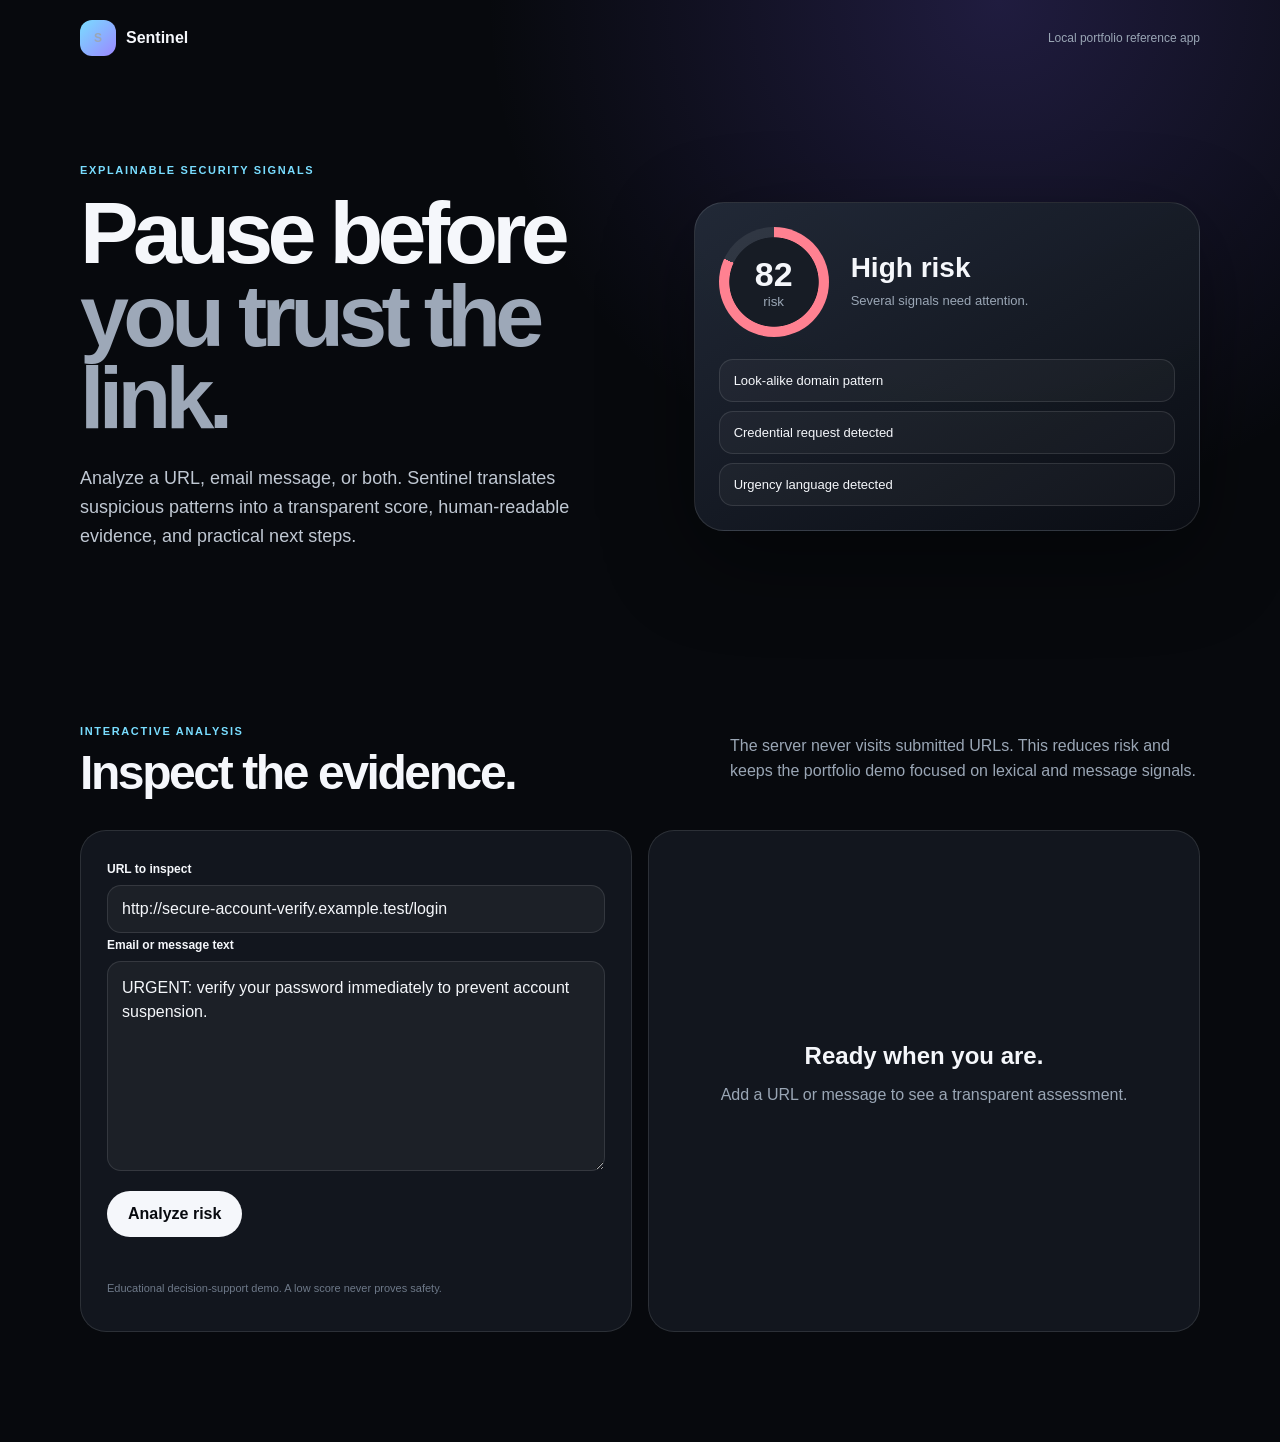
<file: portfolio_upgrade/static/index.html>
<!doctype html>
<html lang="en">
<head>
  <meta charset="utf-8">
  <meta name="viewport" content="width=device-width,initial-scale=1">
  <meta name="description" content="Explainable phishing-risk analysis by Nitya Roshini Kandula.">
  <title>Sentinel — Explainable Phishing Risk</title>
  <style>
    :root{color-scheme:dark;--bg:#07090d;--panel:rgba(21,26,35,.82);--text:#f5f7fb;--muted:#9aa6b5;--line:rgba(255,255,255,.11);--cyan:#79ddff;--violet:#9b87ff;--danger:#ff8191;--safe:#6de2ad;font-family:Inter,-apple-system,BlinkMacSystemFont,"Segoe UI",sans-serif}*{box-sizing:border-box}html{scroll-behavior:smooth}body{margin:0;background:radial-gradient(circle at 78% 0,rgba(114,91,230,.23),transparent 32rem),var(--bg);color:var(--text)}button,input,textarea{font:inherit}.shell{width:min(1120px,calc(100% - 32px));margin:auto}.nav{height:76px;display:flex;align-items:center;justify-content:space-between}.brand{display:flex;align-items:center;gap:10px;font-weight:800}.mark{display:grid;place-items:center;width:36px;height:36px;border-radius:12px;background:linear-gradient(135deg,var(--cyan),var(--violet));color:#071017}.nav span:last-child{color:var(--muted);font-size:12px}.hero{display:grid;grid-template-columns:1.05fr .95fr;gap:54px;align-items:center;padding:88px 0 68px}.eyebrow{color:var(--cyan);font-size:11px;letter-spacing:.15em;text-transform:uppercase;font-weight:800}.hero h1{font-size:clamp(56px,7vw,88px);line-height:.94;letter-spacing:-.065em;margin:16px 0 24px}.hero h1 span{color:#9da8b8}.hero p{max-width:650px;color:#c0c8d3;font-size:18px;line-height:1.6}.preview{position:relative;padding:24px;border:1px solid var(--line);border-radius:30px;background:linear-gradient(150deg,rgba(35,43,57,.92),rgba(11,14,20,.92));box-shadow:0 28px 90px rgba(0,0,0,.42)}.score-row{display:flex;align-items:center;gap:22px}.orb{width:110px;height:110px;border-radius:50%;display:grid;place-content:center;text-align:center;background:radial-gradient(circle,#171c25 57%,transparent 58%),conic-gradient(var(--danger) 0 82%,rgba(255,255,255,.08) 82%)}.orb strong{font-size:34px}.orb small{color:var(--muted)}.preview h2{font-size:28px;margin:0 0 7px}.preview p{font-size:13px;color:var(--muted);margin:0}.mini{display:grid;gap:9px;margin-top:22px}.mini div{padding:13px 14px;border:1px solid var(--line);border-radius:14px;background:rgba(255,255,255,.035);font-size:13px}.workspace{padding:80px 0 110px}.workspace>header{display:flex;justify-content:space-between;gap:36px;align-items:end;margin-bottom:30px}.workspace h2{font-size:48px;letter-spacing:-.05em;margin:8px 0 0}.workspace header p{max-width:470px;color:var(--muted);line-height:1.6}.grid{display:grid;grid-template-columns:1fr 1fr;gap:16px}.panel{min-height:500px;padding:26px;border:1px solid var(--line);border-radius:26px;background:var(--panel);backdrop-filter:blur(22px)}label{display:block;margin:5px 0 9px;font-size:12px;font-weight:750}input,textarea{width:100%;border:1px solid var(--line);border-radius:14px;background:rgba(255,255,255,.045);color:var(--text);padding:14px;outline:none}input:focus,textarea:focus{box-shadow:0 0 0 3px rgba(121,221,255,.18)}textarea{min-height:210px;resize:vertical;line-height:1.5;margin-bottom:16px}.button{border:0;border-radius:999px;padding:14px 21px;background:var(--text);color:#080a0f;font-weight:800;cursor:pointer}.button:disabled{opacity:.6}.error{min-height:18px;color:var(--danger);font-size:12px}.empty{height:100%;display:grid;place-content:center;text-align:center;color:var(--muted)}.empty b{font-size:24px;color:var(--text)}.result[hidden],.empty[hidden]{display:none}.result-head{display:flex;align-items:center;gap:20px;padding-bottom:22px;border-bottom:1px solid var(--line)}.result .orb{width:105px;height:105px}.result h3{font-size:28px;text-transform:capitalize;margin:0 0 7px}.result ul{list-style:none;padding:0;display:grid;gap:9px}.result li{padding:11px 13px;border-radius:12px;background:rgba(255,255,255,.04);font-size:13px;line-height:1.45}.result li::before{content:"•";color:var(--danger);margin-right:8px}.recommend{margin-top:20px;padding:15px;border:1px solid rgba(109,226,173,.2);background:rgba(109,226,173,.07);border-radius:14px;color:#d8eee5;font-size:13px;line-height:1.5}.fine{color:#6e7989;font-size:11px;margin-top:15px}@media(max-width:850px){.hero,.grid{grid-template-columns:1fr}.workspace>header{align-items:start;flex-direction:column}.preview{max-width:560px}}@media(max-width:520px){.hero h1{font-size:50px}.hero{padding-top:55px}.panel{padding:19px}.workspace h2{font-size:40px}.result-head{align-items:start;flex-direction:column}}
  </style>
</head>
<body>
  <header class="nav shell"><div class="brand"><span class="mark">S</span>Sentinel</div><span>Local portfolio reference app</span></header>
  <main>
    <section class="hero shell"><div><div class="eyebrow">Explainable security signals</div><h1>Pause before<br><span>you trust the link.</span></h1><p>Analyze a URL, email message, or both. Sentinel translates suspicious patterns into a transparent score, human-readable evidence, and practical next steps.</p></div><aside class="preview"><div class="score-row"><div class="orb"><strong>82</strong><small>risk</small></div><div><h2>High risk</h2><p>Several signals need attention.</p></div></div><div class="mini"><div>Look-alike domain pattern</div><div>Credential request detected</div><div>Urgency language detected</div></div></aside></section>
    <section class="workspace shell"><header><div><div class="eyebrow">Interactive analysis</div><h2>Inspect the evidence.</h2></div><p>The server never visits submitted URLs. This reduces risk and keeps the portfolio demo focused on lexical and message signals.</p></header><div class="grid"><form class="panel" id="form"><label for="url">URL to inspect</label><input id="url" placeholder="https://example.com/sign-in" autocomplete="off"><label for="message">Email or message text</label><textarea id="message" placeholder="Paste the suspicious message here…"></textarea><button class="button" id="submit" type="submit">Analyze risk</button><p class="error" id="error" role="alert"></p><p class="fine">Educational decision-support demo. A low score never proves safety.</p></form><section class="panel" aria-live="polite"><div class="empty" id="empty"><b>Ready when you are.</b><p>Add a URL or message to see a transparent assessment.</p></div><div class="result" id="result" hidden><div class="result-head"><div class="orb" id="ring"><strong id="score">0</strong><small>/100</small></div><div><h3 id="label">Low risk</h3><p id="summary">No strong indicators detected.</p></div></div><h4>Signals</h4><ul id="signals"></ul><div class="recommend" id="recommend"></div></div></section></div></section>
  </main>
  <script>
    const form=document.querySelector('#form'),error=document.querySelector('#error'),submit=document.querySelector('#submit');
    function fallback(url,text){const combined=(url+' '+text).toLowerCase(),rules=[['verify','Verification language asks for an account action.'],['password','The message references a password.'],['urgent','Urgency language pressures the reader.'],['suspend','The message threatens suspension.'],['http://','The link does not use HTTPS.']];const hits=rules.filter(([term])=>combined.includes(term));const score=Math.min(96,hits.length*17+(url.length>100?12:0));return{score,label:score>=65?'high risk':score>=30?'review':'low risk',signals:hits.map(([,e])=>({evidence:e})),recommendation:score>=65?'Do not enter credentials. Verify through a trusted channel.':'Verify the sender and destination independently.'}}
    function render(data){document.querySelector('#empty').hidden=true;document.querySelector('#result').hidden=false;document.querySelector('#score').textContent=data.score;document.querySelector('#label').textContent=data.label;document.querySelector('#summary').textContent=`${data.signals.length} explainable signal${data.signals.length===1?'':'s'} reviewed.`;document.querySelector('#signals').replaceChildren(...(data.signals.length?data.signals:[{evidence:'No major heuristic indicators were found.'}]).map(item=>{const li=document.createElement('li');li.textContent=item.evidence;return li}));document.querySelector('#recommend').textContent=data.recommendation;const color=data.score>=65?'var(--danger)':data.score>=30?'#ffd27a':'var(--safe)';document.querySelector('#ring').style.background=`radial-gradient(circle,#171c25 57%,transparent 58%),conic-gradient(${color} 0 ${data.score}%,rgba(255,255,255,.08) ${data.score}%)`}
    form.addEventListener('submit',async event=>{event.preventDefault();error.textContent='';const url=document.querySelector('#url').value.trim(),email_text=document.querySelector('#message').value.trim();if(!url&&!email_text){error.textContent='Add a URL, message, or both.';return}submit.disabled=true;submit.textContent='Analyzing…';try{const response=await fetch('/api/analyze',{method:'POST',headers:{'Content-Type':'application/json'},body:JSON.stringify({url,email_text})});if(!response.ok)throw new Error();render(await response.json())}catch{render(fallback(url,email_text));error.textContent='Showing the browser preview because the API is unavailable.'}finally{submit.disabled=false;submit.textContent='Analyze risk'}});
    document.querySelector('#url').value='http://secure-account-verify.example.test/login';document.querySelector('#message').value='URGENT: verify your password immediately to prevent account suspension.';
  </script>
</body>
</html>
</file>
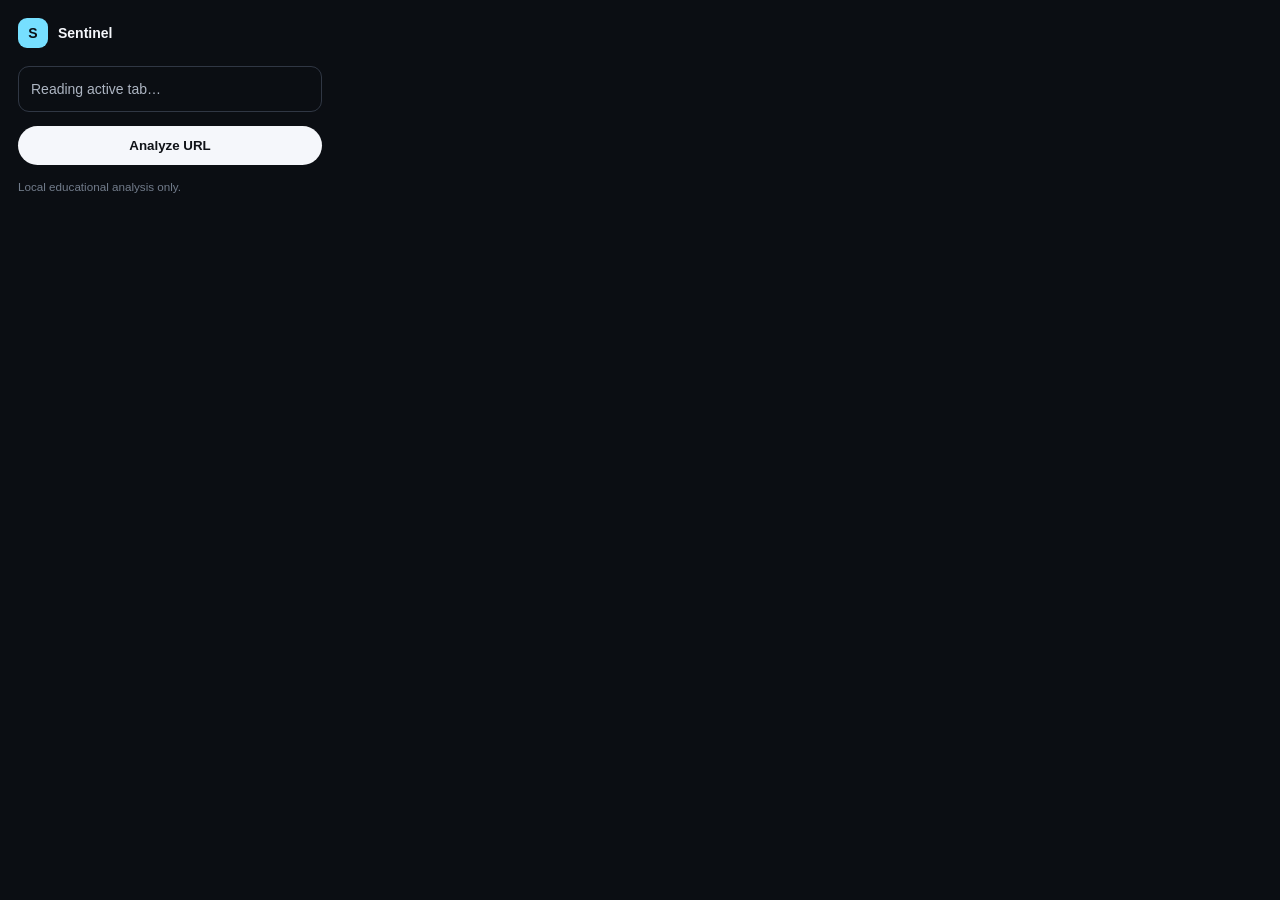
<file: extension/popup.html>
<!doctype html><html lang="en"><head><meta charset="utf-8"><meta name="viewport" content="width=device-width,initial-scale=1"><title>Sentinel</title><link rel="stylesheet" href="popup.css"><script defer src="popup.js"></script></head><body><header><span>S</span><strong>Sentinel</strong></header><p id="url">Reading active tab…</p><button id="analyze" type="button">Analyze URL</button><section id="result" aria-live="polite"></section><small>Local educational analysis only.</small></body></html>
</file>
<file: extension/popup.css>
*{box-sizing:border-box}body{width:340px;margin:0;padding:18px;background:#0b0e13;color:#f5f7fb;font:14px/1.45 Inter,-apple-system,BlinkMacSystemFont,"Segoe UI",sans-serif}header{display:flex;gap:10px;align-items:center;margin-bottom:18px}header span{width:30px;height:30px;display:grid;place-items:center;border-radius:9px;background:#76dfff;color:#0a1117;font-weight:800}#url{padding:12px;border:1px solid #303744;border-radius:11px;color:#adb5c2;word-break:break-all}button{width:100%;border:0;border-radius:999px;padding:12px;background:#f5f7fb;color:#101318;font-weight:800;cursor:pointer}#result{margin-top:14px}.score{font-size:28px;font-weight:850}.high{color:#ff7485}.medium{color:#ffd166}.low,.minimal{color:#63ddb2}ul{padding-left:18px;color:#b8c0cc}small{display:block;color:#727c8b;margin-top:14px}
</file>
